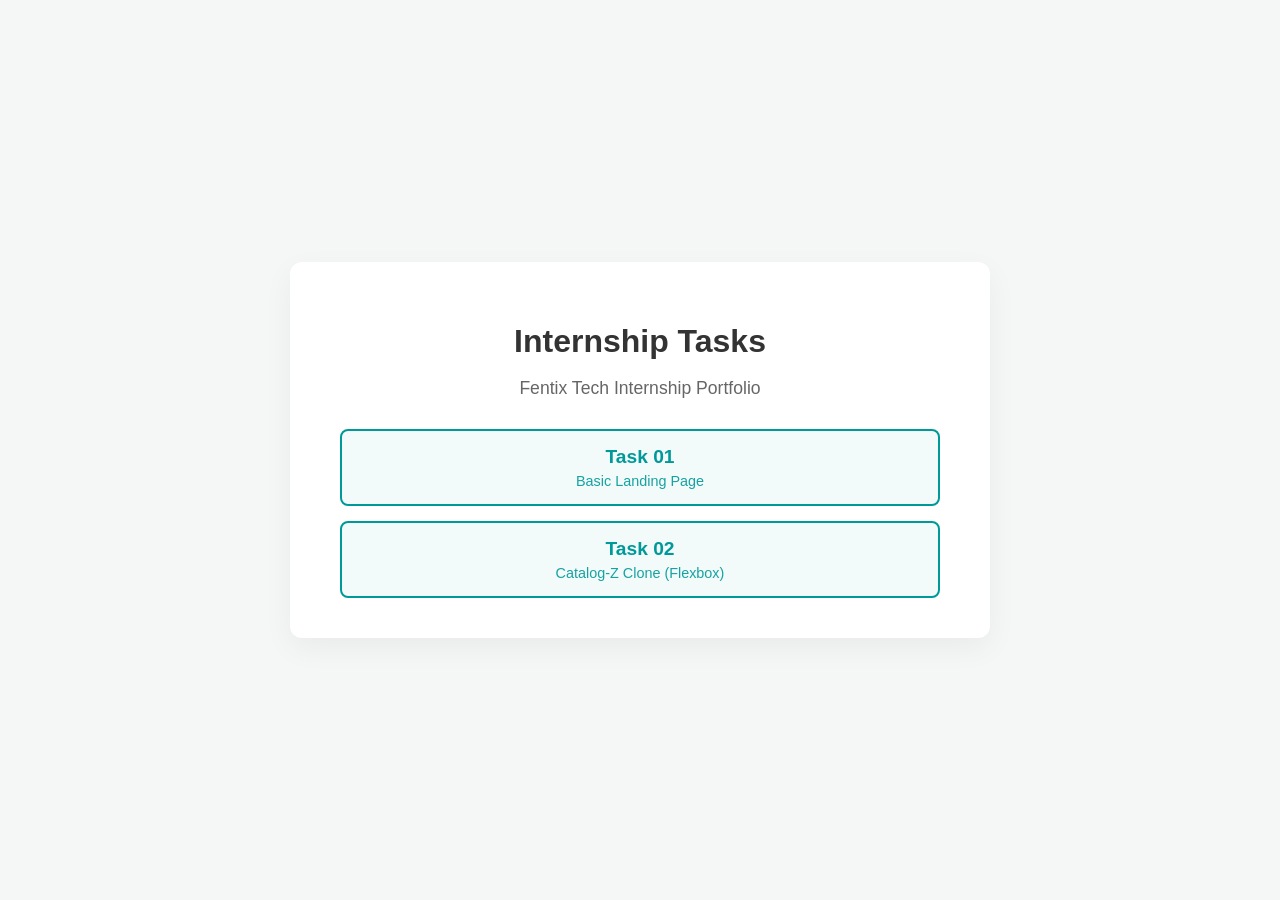
<file: index.html>
<!DOCTYPE html>
<html lang="en">
<head>
    <meta charset="UTF-8">
    <meta name="viewport" content="width=device-width, initial-scale=1.0">
    <title>Fentix Tech Internship Portfolio</title>
    <style>
        :root {
            --primary: #009999;
            --bg-color: #f4f7f6;
            --card-bg: #ffffff;
            --text-main: #333333;
            --text-muted: #666666;
        }

        body {
            font-family: 'Segoe UI', Tahoma, Geneva, Verdana, sans-serif;
            background-color: var(--bg-color);
            margin: 0;
            padding: 0;
            display: flex;
            justify-content: center;
            align-items: center;
            min-height: 100vh;
        }

        .portfolio-container {
            background: var(--card-bg);
            padding: 40px 50px;
            border-radius: 12px;
            box-shadow: 0 10px 30px rgba(0, 0, 0, 0.05);
            max-width: 600px;
            width: 90%;
            text-align: center;
        }

        h1 {
            color: var(--text-main);
            margin-bottom: 10px;
            font-size: 2rem;
        }

        p.subtitle {
            color: var(--text-muted);
            margin-bottom: 30px;
            font-size: 1.1rem;
        }

        .task-list {
            list-style: none;
            padding: 0;
            margin: 0;
            display: grid;
            gap: 15px;
        }

        .task-link {
            display: block;
            text-decoration: none;
            color: var(--primary);
            background-color: rgba(0, 153, 153, 0.05);
            border: 2px solid var(--primary);
            padding: 15px 20px;
            border-radius: 8px;
            font-size: 1.2rem;
            font-weight: 600;
            transition: all 0.3s ease;
        }

        .task-link:hover {
            background-color: var(--primary);
            color: #ffffff;
            transform: translateY(-2px);
            box-shadow: 0 4px 12px rgba(0, 153, 153, 0.2);
        }

        .task-link span {
            display: block;
            font-size: 0.9rem;
            font-weight: normal;
            margin-top: 5px;
            opacity: 0.9;
        }
    </style>
</head>
<body>
    <div class="portfolio-container">
        <h1>Internship Tasks</h1>
        <p class="subtitle">Fentix Tech Internship Portfolio</p>
        
        <ul class="task-list">
            <li>
                <a href="Task-01/" class="task-link">
                    Task 01
                    <span>Basic Landing Page</span>
                </a>
            </li>
            <li>
                <a href="Task-02/" class="task-link">
                    Task 02
                    <span>Catalog-Z Clone (Flexbox)</span>
                </a>
            </li>
            <!-- Future tasks will be added here -->
        </ul>
    </div>
</body>
</html>
</file>
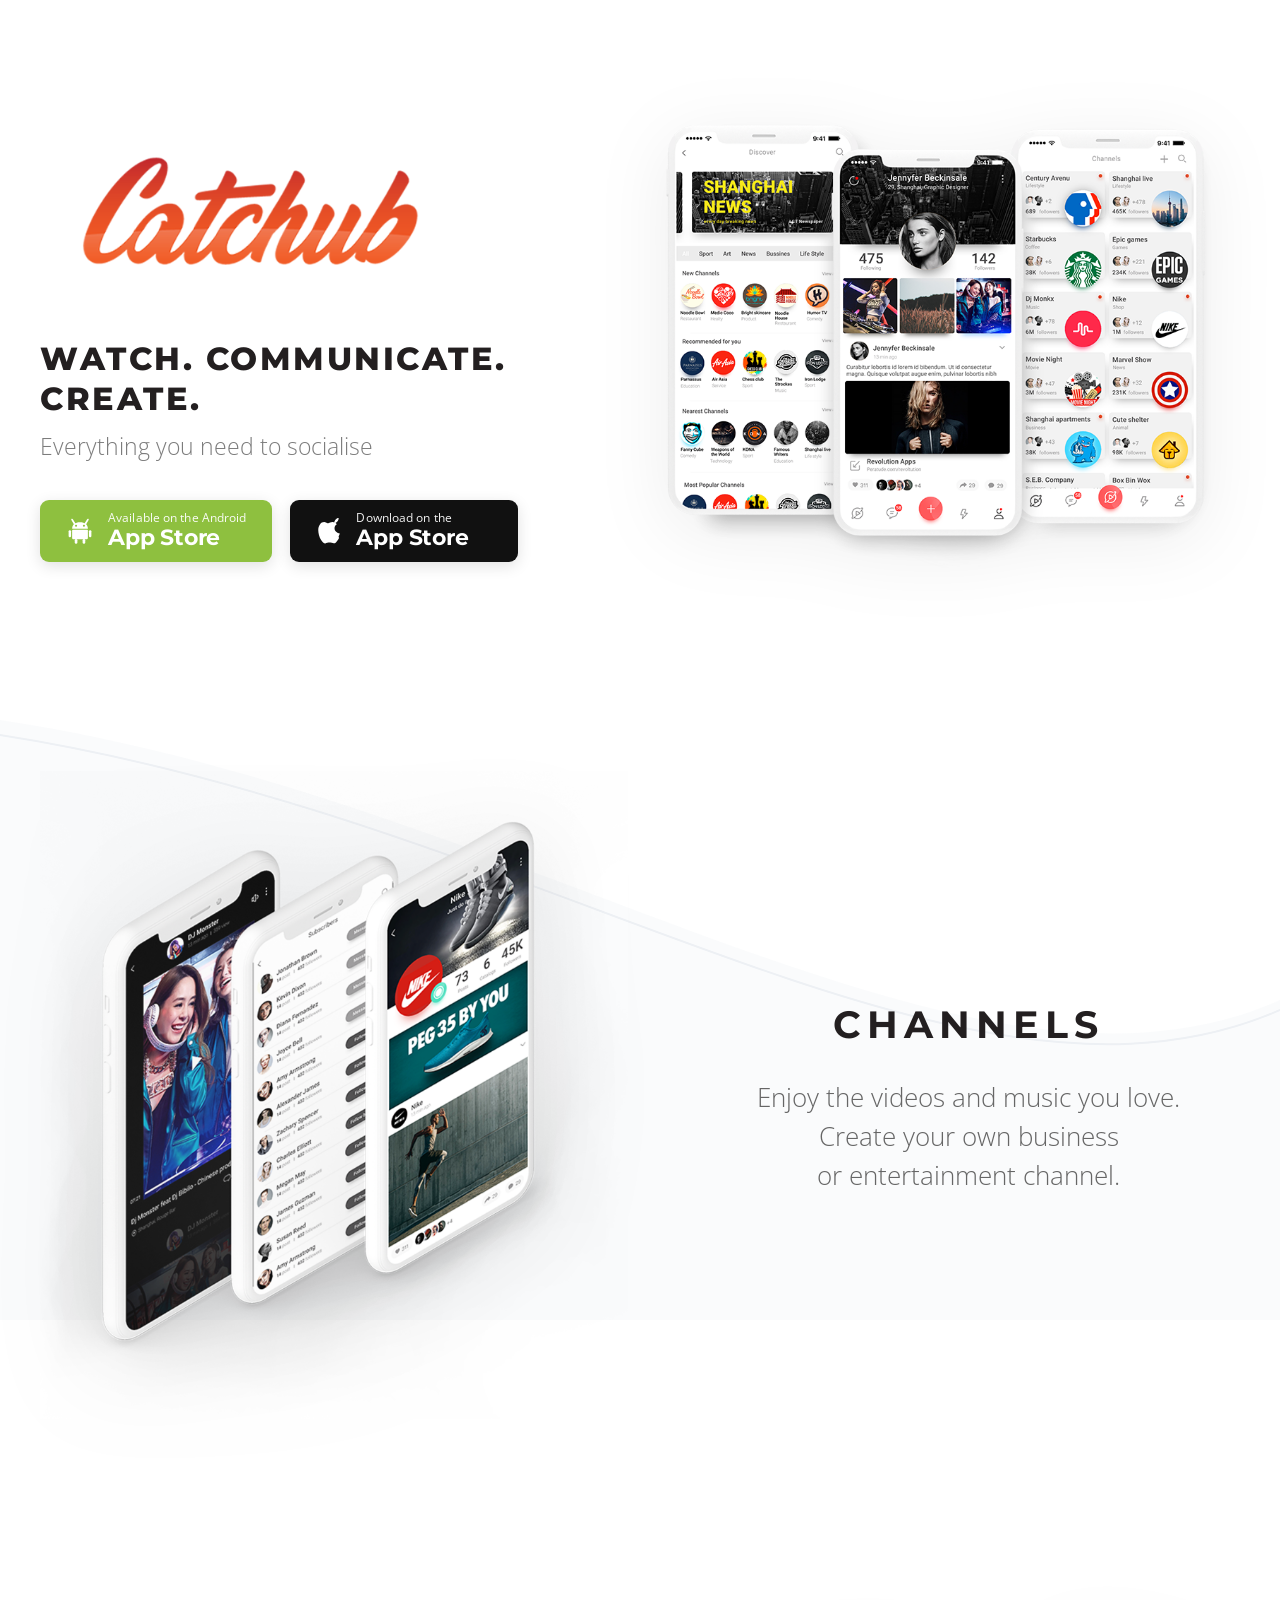
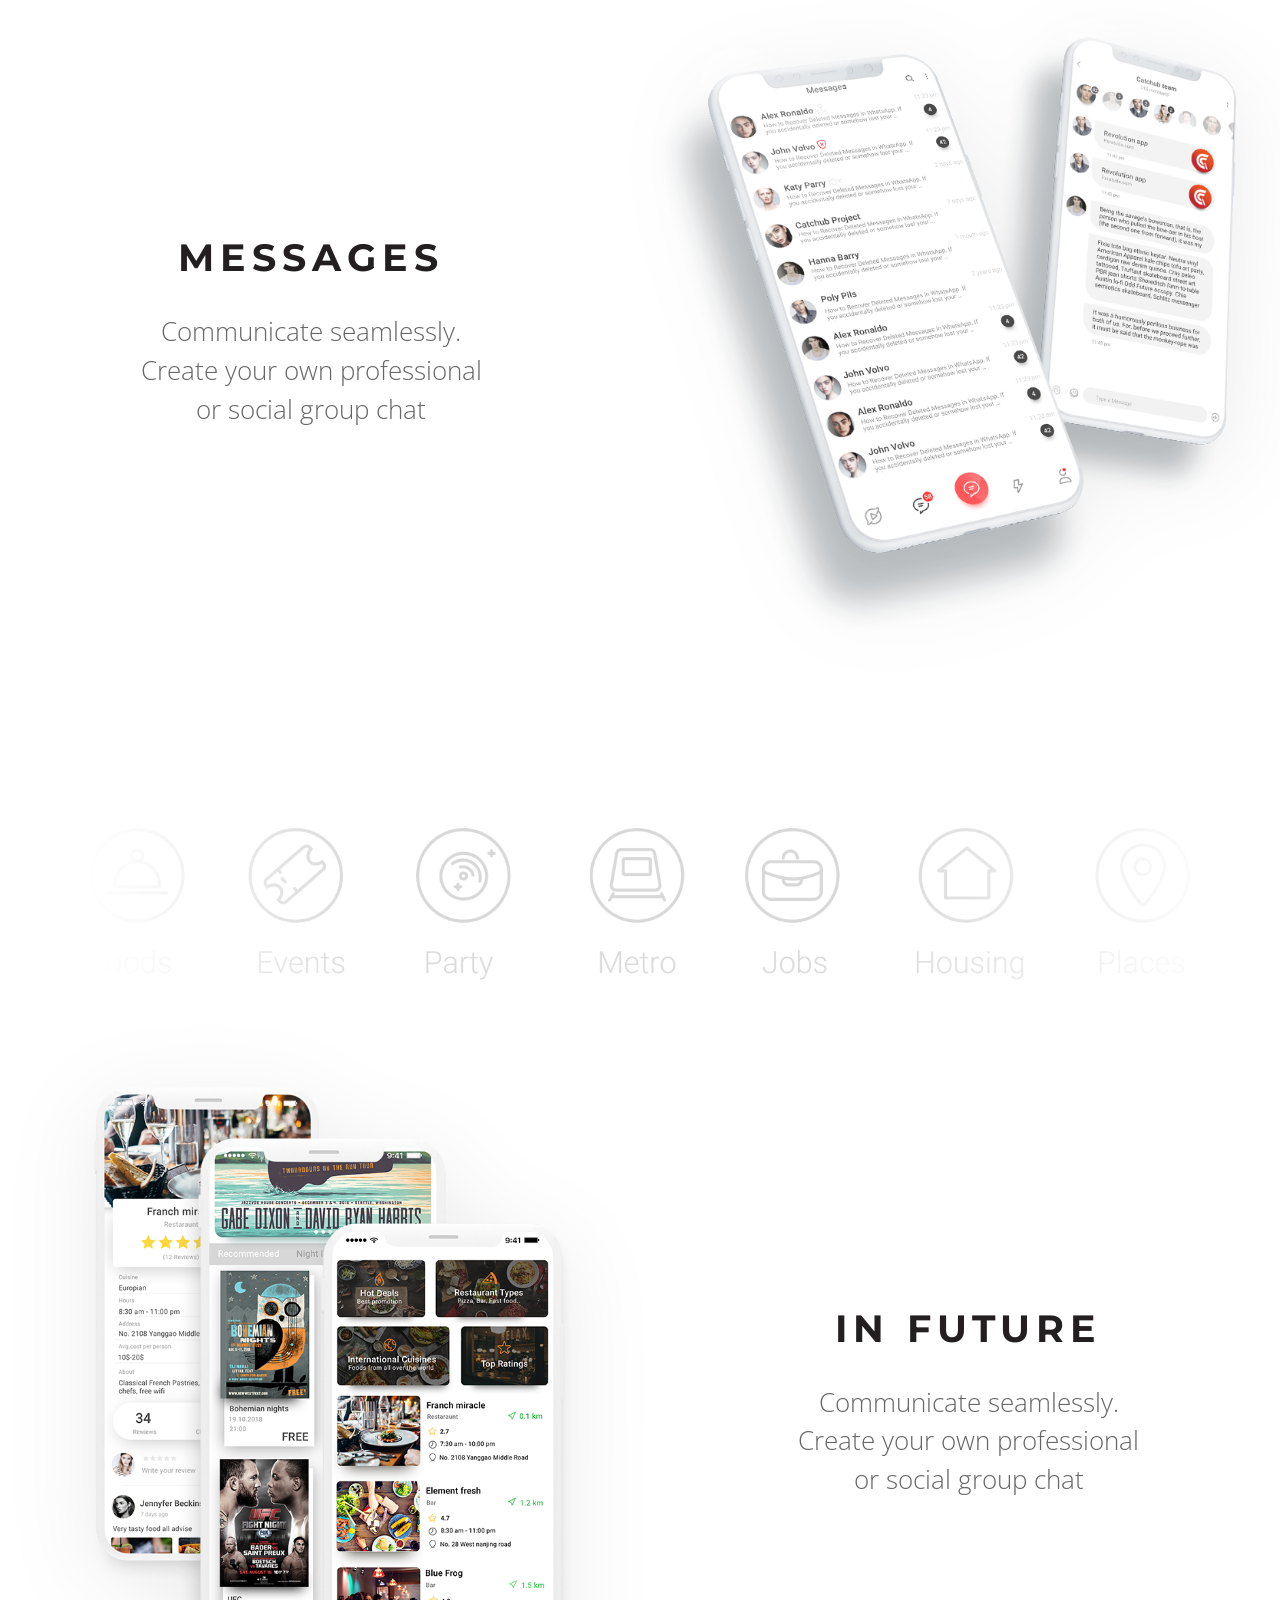
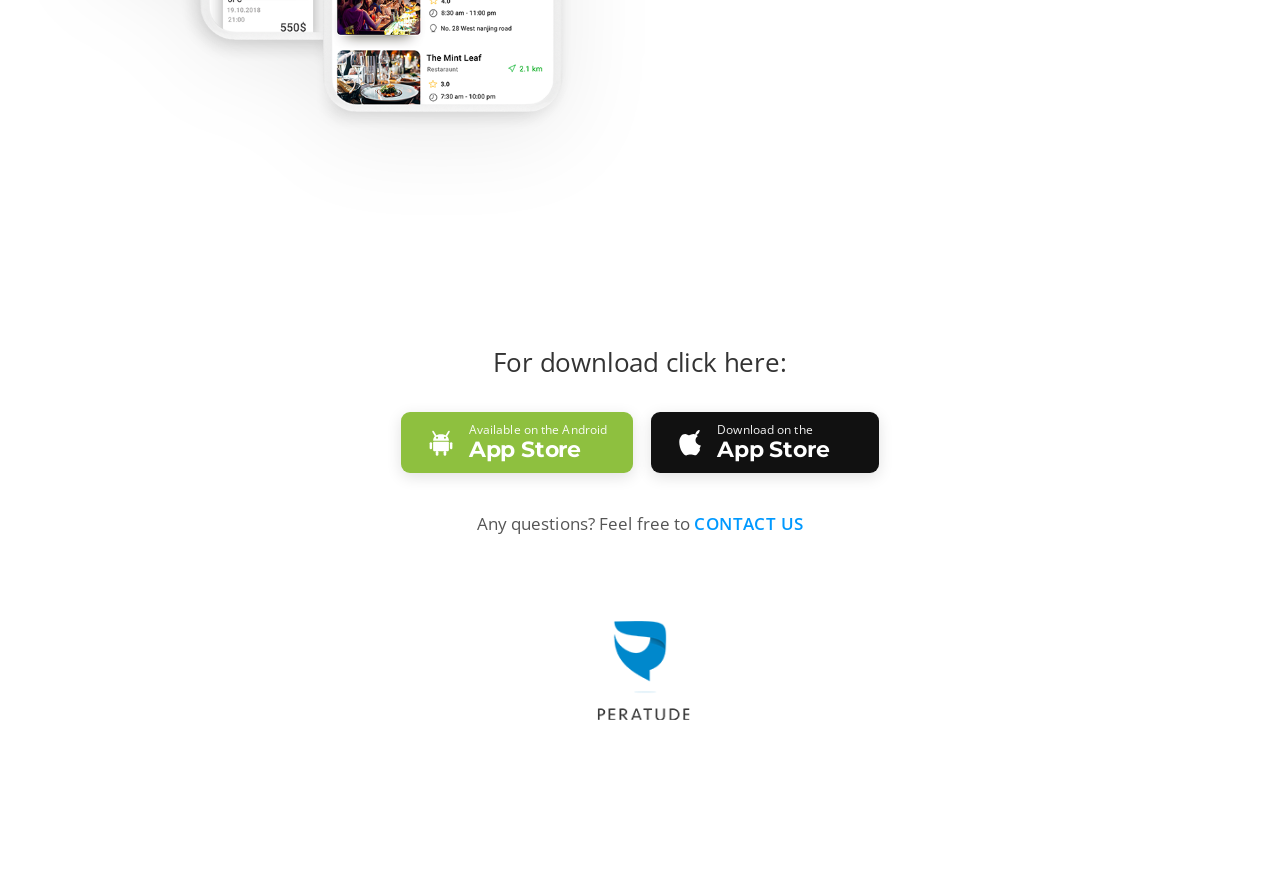
<file: Task 1/index.html>
﻿<!DOCTYPE html>
<html lang="en">
<head>
  <meta charset="UTF-8">
  <meta name="viewport" content="width=device-width, initial-scale=1.0">
  <meta name="description" content="Catchhub - Watch. Communicate. Create. Everything you need to socialise.">
  <title>Catchhub - Watch. Communicate. Create.</title>
  
  <!-- Favicon -->
  <link rel="icon" type="image/jpeg" href="assets/favicon.jpg">

  <!-- Google Fonts: Montserrat & Open Sans -->
  <link rel="preconnect" href="https://fonts.googleapis.com">
  <link rel="preconnect" href="https://fonts.gstatic.com" crossorigin>
  <link href="https://fonts.googleapis.com/css2?family=Montserrat:wght@300;400;500;600;700;800;900&family=Open+Sans:wght@300;400;600&display=swap" rel="stylesheet">

  <!-- Main Stylesheet -->
  <link rel="stylesheet" href="style.css">
</head>
<body>

  <!-- Background Decorative Curved Wave -->
  <div class="bg-wave-container" aria-hidden="true">
    <svg class="bg-wave-svg" viewBox="0 0 1920 600" fill="none" xmlns="http://www.w3.org/2000/svg" preserveAspectRatio="none">
      <path d="M0,0 C800,80 1450,420 1920,280 L1920,600 L0,600 Z" fill="rgba(248, 249, 251, 0.65)"/>
      <path d="M0,15 C820,100 1440,430 1920,290" stroke="#edf0f4" stroke-width="2"/>
    </svg>
  </div>

  <main class="page-wrapper">

    <!-- 1. HERO SECTION -->
    <section class="section hero-section" id="hero">
      <div class="container hero-container">
        
        <div class="hero-left">
          <header class="hero-brand">
            <img src="assets/logo.png" alt="Catchhub Logo" class="brand-logo" width="410" height="186">
          </header>
          
          <div class="hero-copy">
            <h1 class="hero-heading"><span>WATCH.</span> <span>COMMUNICATE.</span> <span>CREATE.</span></h1>
            <p class="hero-subheading">Everything you need to socialise</p>
          </div>

          <!-- Store Download Buttons -->
          <div class="store-buttons">
            <a href="#download" class="store-btn btn-android" aria-label="Available on the Android App Store">
              <span class="btn-icon">
                <svg viewBox="0 0 32 32" width="28" height="28" fill="#ffffff">
                  <line x1="10" y1="8" x2="7" y2="3" stroke="#ffffff" stroke-width="2" stroke-linecap="round"/>
                  <line x1="22" y1="8" x2="25" y2="3" stroke="#ffffff" stroke-width="2" stroke-linecap="round"/>
                  <path d="M7 13.5 C7 8.5 10.5 6 16 6 C21.5 6 25 8.5 25 13.5 Z"/>
                  <circle cx="11.5" cy="10" r="1.2" fill="#8ec03f" class="android-eye-green"/>
                  <circle cx="20.5" cy="10" r="1.2" fill="#8ec03f" class="android-eye-green"/>
                  <path d="M7 15.5 C7 14.8 7.5 14.5 8 14.5 L24 14.5 C24.5 14.5 25 14.8 25 15.5 L25 24 C25 24.8 24.2 25.5 23.5 25.5 L8.5 25.5 C7.8 25.5 7 24.8 7 24 Z"/>
                  <rect x="3" y="15" width="2.8" height="8" rx="1.4" fill="#ffffff"/>
                  <rect x="26.2" y="15" width="2.8" height="8" rx="1.4" fill="#ffffff"/>
                  <rect x="10" y="25" width="3" height="5.5" rx="1.5" fill="#ffffff"/>
                  <rect x="19" y="25" width="3" height="5.5" rx="1.5" fill="#ffffff"/>
                </svg>
              </span>
              <span class="btn-text-group">
                <span class="btn-caption">Available on the Android</span>
                <span class="btn-title">App Store</span>
              </span>
            </a>

            <a href="#download" class="store-btn btn-apple" aria-label="Download on the Apple App Store">
              <span class="btn-icon">
                <svg viewBox="0 0 170 170" width="26" height="26" fill="#ffffff">
                  <path d="M150.37 130.25c-2.45 5.66-5.35 10.87-8.71 15.66-4.58 6.53-8.33 11.05-11.22 13.56-4.48 4.12-9.28 6.23-14.42 6.35-3.69 0-8.14-1.05-13.32-3.18-5.19-2.12-9.97-3.17-14.34-3.17-4.58 0-9.49 1.05-14.75 3.17-5.26 2.13-9.5 3.24-12.74 3.35-4.35.13-9.16-1.9-14.42-6.08-3.7-3.04-7.7-7.85-12.01-14.42-6.54-9.9-11.45-20.9-14.74-32.99-3.29-12.1-4.94-23.47-4.94-34.12 0-14.56 3.65-26.75 10.95-36.56 7.3-9.82 16.59-14.8 27.86-14.96 4.35 0 9.29 1.15 14.83 3.46 5.53 2.3 9.4 3.51 11.6 3.63 1.95 0 6.01-1.34 12.17-4.01 6.16-2.67 11.51-3.83 16.06-3.48 11.75.98 21.05 5.76 27.9 14.34-10.22 6.19-15.22 15.02-15.02 26.49.22 9.02 3.69 16.68 10.42 22.98 6.73 6.3 14.88 9.87 24.44 10.72-2.17 6.74-4.94 13.56-8.31 20.46zM119.22 31.84c0-7.39 2.66-14.4 7.97-21.04 5.32-6.63 12.16-10.8 20.52-12.5.33 1.3.49 2.4.49 3.27 0 7.39-2.83 14.51-8.49 21.36-5.65 6.85-12.61 10.87-20.89 12.07-.11-1.09-.17-2.14-.17-3.16z"/>
                </svg>
              </span>
              <span class="btn-text-group">
                <span class="btn-caption">Download on the</span>
                <span class="btn-title">App Store</span>
              </span>
            </a>
          </div>
        </div>

        <div class="hero-right">
          <figure class="mockup-figure hero-figure">
            <img src="assets/top_screens.png" alt="Catchhub app interface screens preview" class="screens-img top-screens-img" width="876" height="732">
          </figure>
        </div>

      </div>
    </section>

    <!-- 2. CHANNELS SECTION -->
    <section class="section channels-section" id="channels">
      <div class="container feature-container channels-layout">
        
        <div class="feature-mockup-col channels-mockup-col">
          <figure class="mockup-figure channels-figure">
            <img src="assets/sec_screens.png" alt="Catchhub channels showcase screens" class="screens-img sec-screens-img" width="1661" height="1831">
          </figure>
        </div>

        <div class="feature-text-col">
          <div class="feature-content-card">
            <h2 class="feature-heading">CHANNELS</h2>
            <p class="feature-description">
              Enjoy the videos and music you love.<br>
              Create your own business<br>
              or entertainment channel.
            </p>
          </div>
        </div>

      </div>
    </section>

    <!-- 3. MESSAGES SECTION -->
    <section class="section messages-section" id="messages">
      <div class="container feature-container messages-layout">
        
        <div class="feature-text-col">
          <div class="feature-content-card">
            <h2 class="feature-heading">MESSAGES</h2>
            <p class="feature-description">
              Communicate seamlessly.<br>
              Create your own professional<br>
              or social group chat
            </p>
          </div>
        </div>

        <div class="feature-mockup-col messages-mockup-col">
          <figure class="mockup-figure messages-figure">
            <img src="assets/thhh_screens.png" alt="Catchhub messages chat screen interface" class="screens-img thhh-screens-img" width="766" height="807">
          </figure>
        </div>

      </div>
    </section>

    <!-- 4. IN FUTURE SECTION -->
    <section class="section future-section" id="in-future">
      
      <!-- Category Icons Banner (Foods, Events, Party, Metro, Jobs, Housing, Places) -->
      <div class="category-strip-container">
        <img src="assets/vectors.png" alt="Categories: Foods, Events, Party, Metro, Jobs, Housing, Places" class="vectors-banner-img" width="1552" height="215">
      </div>

      <div class="container feature-container future-layout">
        
        <div class="feature-mockup-col future-mockup-col">
          <figure class="mockup-figure future-figure">
            <img src="assets/for_screens.png" alt="Catchhub future features screens" class="screens-img for-screens-img" width="864" height="1070">
          </figure>
        </div>

        <div class="feature-text-col">
          <div class="feature-content-card">
            <h2 class="feature-heading">IN FUTURE</h2>
            <p class="feature-description">
              Communicate seamlessly.<br>
              Create your own professional<br>
              or social group chat
            </p>
          </div>
        </div>

      </div>
    </section>

    <!-- 5. FOOTER & CALL-TO-ACTION SECTION -->
    <footer class="footer-section" id="download">
      <div class="container footer-container">
        
        <h3 class="footer-cta-title">For download click here:</h3>

        <!-- Centered Download Buttons -->
        <div class="store-buttons store-buttons-center">
          <a href="#download" class="store-btn btn-android" aria-label="Available on the Android App Store">
            <span class="btn-icon">
              <svg viewBox="0 0 32 32" width="28" height="28" fill="#ffffff">
                <line x1="10" y1="8" x2="7" y2="3" stroke="#ffffff" stroke-width="2" stroke-linecap="round"/>
                <line x1="22" y1="8" x2="25" y2="3" stroke="#ffffff" stroke-width="2" stroke-linecap="round"/>
                <path d="M7 13.5 C7 8.5 10.5 6 16 6 C21.5 6 25 8.5 25 13.5 Z"/>
                <circle cx="11.5" cy="10" r="1.2" fill="#8ec03f" class="android-eye-green"/>
                <circle cx="20.5" cy="10" r="1.2" fill="#8ec03f" class="android-eye-green"/>
                <path d="M7 15.5 C7 14.8 7.5 14.5 8 14.5 L24 14.5 C24.5 14.5 25 14.8 25 15.5 L25 24 C25 24.8 24.2 25.5 23.5 25.5 L8.5 25.5 C7.8 25.5 7 24.8 7 24 Z"/>
                <rect x="3" y="15" width="2.8" height="8" rx="1.4" fill="#ffffff"/>
                <rect x="26.2" y="15" width="2.8" height="8" rx="1.4" fill="#ffffff"/>
                <rect x="10" y="25" width="3" height="5.5" rx="1.5" fill="#ffffff"/>
                <rect x="19" y="25" width="3" height="5.5" rx="1.5" fill="#ffffff"/>
              </svg>
            </span>
            <span class="btn-text-group">
              <span class="btn-caption">Available on the Android</span>
              <span class="btn-title">App Store</span>
            </span>
          </a>

          <a href="#download" class="store-btn btn-apple" aria-label="Download on the Apple App Store">
            <span class="btn-icon">
              <svg viewBox="0 0 170 170" width="26" height="26" fill="#ffffff">
                <path d="M150.37 130.25c-2.45 5.66-5.35 10.87-8.71 15.66-4.58 6.53-8.33 11.05-11.22 13.56-4.48 4.12-9.28 6.23-14.42 6.35-3.69 0-8.14-1.05-13.32-3.18-5.19-2.12-9.97-3.17-14.34-3.17-4.58 0-9.49 1.05-14.75 3.17-5.26 2.13-9.5 3.24-12.74 3.35-4.35.13-9.16-1.9-14.42-6.08-3.7-3.04-7.7-7.85-12.01-14.42-6.54-9.9-11.45-20.9-14.74-32.99-3.29-12.1-4.94-23.47-4.94-34.12 0-14.56 3.65-26.75 10.95-36.56 7.3-9.82 16.59-14.8 27.86-14.96 4.35 0 9.29 1.15 14.83 3.46 5.53 2.3 9.4 3.51 11.6 3.63 1.95 0 6.01-1.34 12.17-4.01 6.16-2.67 11.51-3.83 16.06-3.48 11.75.98 21.05 5.76 27.9 14.34-10.22 6.19-15.22 15.02-15.02 26.49.22 9.02 3.69 16.68 10.42 22.98 6.73 6.3 14.88 9.87 24.44 10.72-2.17 6.74-4.94 13.56-8.31 20.46zM119.22 31.84c0-7.39 2.66-14.4 7.97-21.04 5.32-6.63 12.16-10.8 20.52-12.5.33 1.3.49 2.4.49 3.27 0 7.39-2.83 14.51-8.49 21.36-5.65 6.85-12.61 10.87-20.89 12.07-.11-1.09-.17-2.14-.17-3.16z"/>
              </svg>
            </span>
            <span class="btn-text-group">
              <span class="btn-caption">Download on the</span>
              <span class="btn-title">App Store</span>
            </span>
          </a>
        </div>

        <!-- Contact Support Link -->
        <p class="footer-contact">
          Any questions? Feel free to <a href="mailto:info@catchhub.com" class="contact-link">CONTACT US</a>
        </p>

        <!-- Peratude Brand Emblem -->
        <div class="footer-branding">
          <img src="assets/peratude.png" alt="Peratude Logo" class="peratude-logo" width="169" height="174">
        </div>

      </div>
    </footer>

  </main>

</body>
</html>
</file>
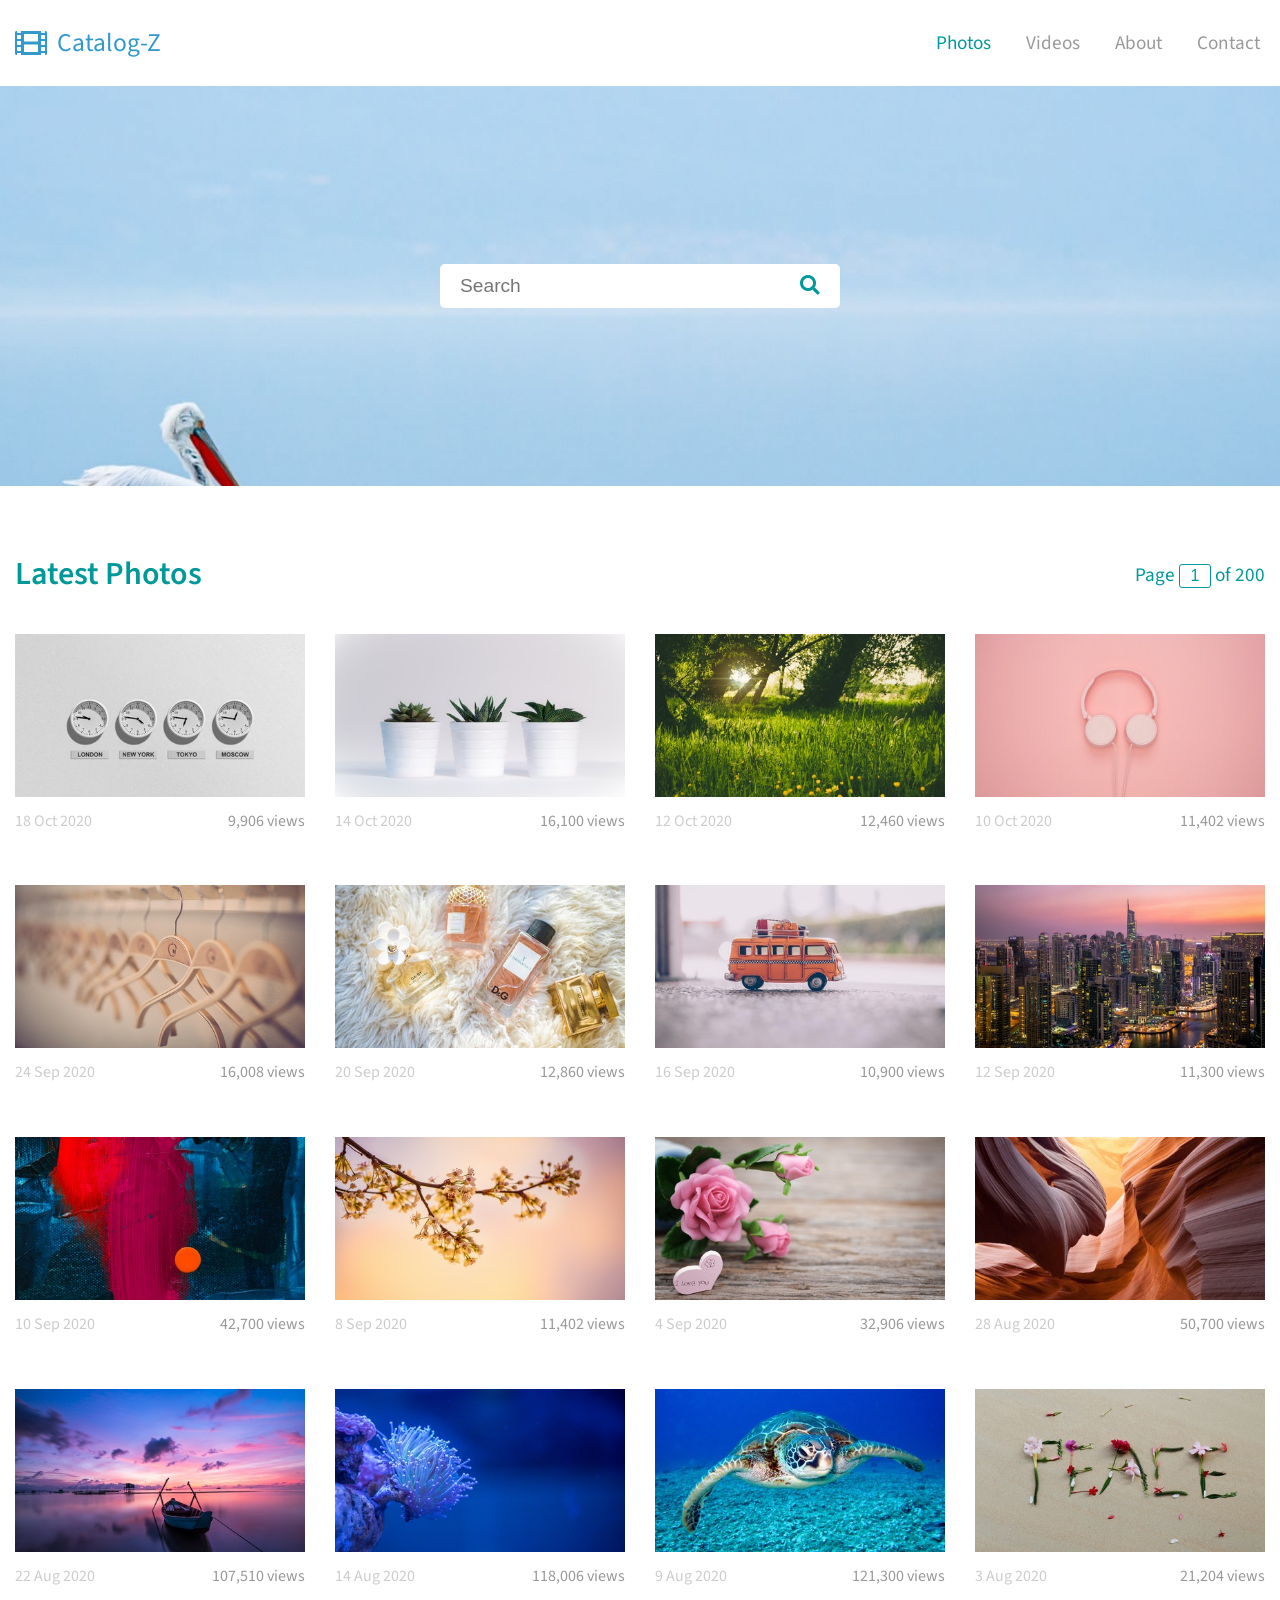
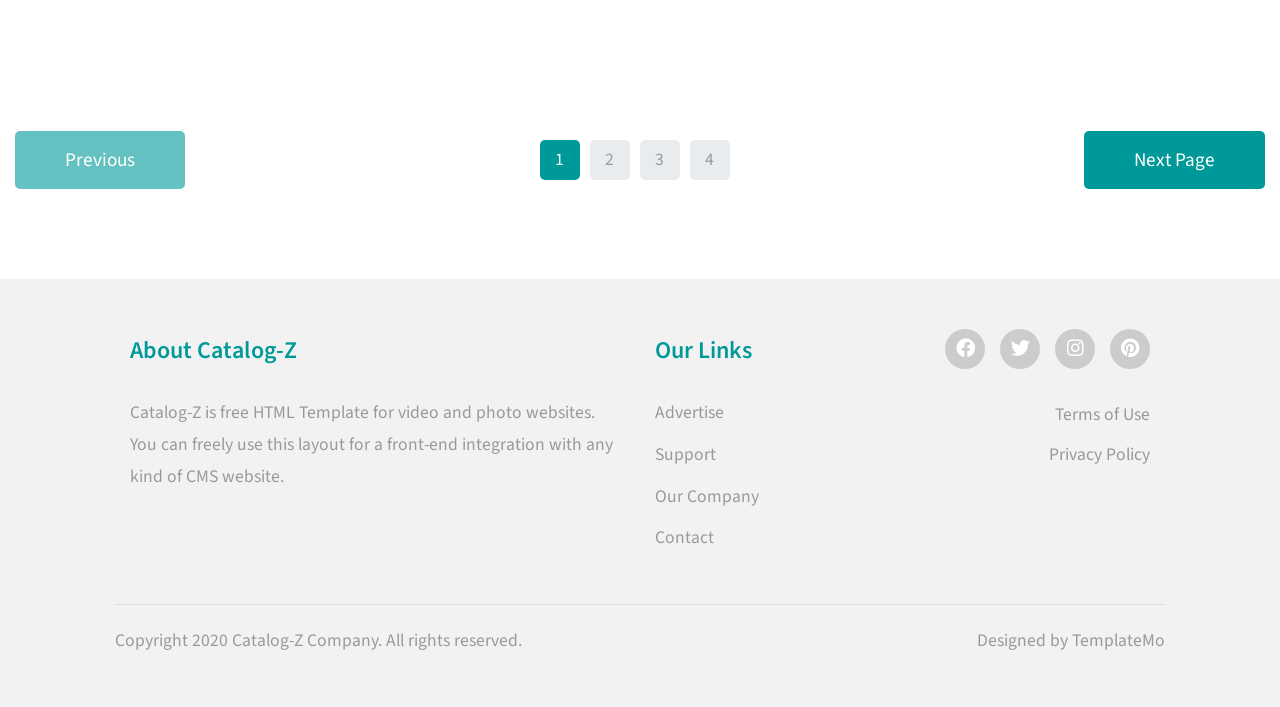
<file: Task-02/index.html>
<!DOCTYPE html>
<html lang="en">
<head>
    <meta charset="UTF-8">
    <meta name="viewport" content="width=device-width, initial-scale=1.0">
    <title>Catalog-Z Clone</title>
    <link rel="stylesheet" href="https://cdnjs.cloudflare.com/ajax/libs/font-awesome/5.15.3/css/all.min.css">
    <link href="https://fonts.googleapis.com/css2?family=Source+Sans+Pro:wght@300;400;600&display=swap" rel="stylesheet">
    <link rel="stylesheet" href="style.css">
</head>
<body>
    <nav class="navbar">
        <div class="container-fluid flex-between">
            <a class="navbar-brand" href="#">
                <i class="fas fa-film mr-2"></i>
                Catalog-Z
            </a>
            <ul class="navbar-nav">
                <li><a class="nav-link active" href="#">Photos</a></li>
                <li><a class="nav-link" href="#">Videos</a></li>
                <li><a class="nav-link" href="#">About</a></li>
                <li><a class="nav-link" href="#">Contact</a></li>
            </ul>
        </div>
    </nav>

    <div class="tm-hero flex-center">
        <form class="tm-search-form flex">
            <input class="tm-search-input" type="search" placeholder="Search" aria-label="Search">
            <button class="tm-search-btn" type="submit">
                <i class="fas fa-search"></i>
            </button>
        </form>
    </div>

    <div class="container-fluid content-section">
        <div class="flex-between header-row">
            <h2 class="tm-text-primary">Latest Photos</h2>
            <div class="page-count tm-text-primary">
                Page <input type="text" value="1" size="1" class="tm-input-paging"> of 200
            </div>
        </div>

        <div class="gallery">
            <div class="gallery-item">
                <figure class="effect-ming">
                    <img src="img/img-03.jpg" alt="Image" class="img-fluid">
                    <figcaption class="flex-center">
                        <h2>Clocks</h2>
                        <a href="#">View more</a>
                    </figcaption>                    
                </figure>
                <div class="flex-between tm-text-gray info-row">
                    <span class="tm-text-gray-light">18 Oct 2020</span>
                    <span>9,906 views</span>
                </div>
            </div>
            <div class="gallery-item">
                <figure class="effect-ming">
                    <img src="img/img-04.jpg" alt="Image" class="img-fluid">
                    <figcaption class="flex-center">
                        <h2>Plants</h2>
                        <a href="#">View more</a>
                    </figcaption>                    
                </figure>
                <div class="flex-between tm-text-gray info-row">
                    <span class="tm-text-gray-light">14 Oct 2020</span>
                    <span>16,100 views</span>
                </div>
            </div>
            <div class="gallery-item">
                <figure class="effect-ming">
                    <img src="img/img-05.jpg" alt="Image" class="img-fluid">
                    <figcaption class="flex-center">
                        <h2>Morning</h2>
                        <a href="#">View more</a>
                    </figcaption>                    
                </figure>
                <div class="flex-between tm-text-gray info-row">
                    <span class="tm-text-gray-light">12 Oct 2020</span>
                    <span>12,460 views</span>
                </div>
            </div>
            <div class="gallery-item">
                <figure class="effect-ming">
                    <img src="img/img-06.jpg" alt="Image" class="img-fluid">
                    <figcaption class="flex-center">
                        <h2>Pinky</h2>
                        <a href="#">View more</a>
                    </figcaption>                    
                </figure>
                <div class="flex-between tm-text-gray info-row">
                    <span class="tm-text-gray-light">10 Oct 2020</span>
                    <span>11,402 views</span>
                </div>
            </div>
            <div class="gallery-item">
                <figure class="effect-ming">
                    <img src="img/img-01.jpg" alt="Image" class="img-fluid">
                    <figcaption class="flex-center">
                        <h2>Hangers</h2>
                        <a href="#">View more</a>
                    </figcaption>                    
                </figure>
                <div class="flex-between tm-text-gray info-row">
                    <span class="tm-text-gray-light">24 Sep 2020</span>
                    <span>16,008 views</span>
                </div>
            </div>
            <div class="gallery-item">
                <figure class="effect-ming">
                    <img src="img/img-02.jpg" alt="Image" class="img-fluid">
                    <figcaption class="flex-center">
                        <h2>Perfumes</h2>
                        <a href="#">View more</a>
                    </figcaption>                    
                </figure>
                <div class="flex-between tm-text-gray info-row">
                    <span class="tm-text-gray-light">20 Sep 2020</span>
                    <span>12,860 views</span>
                </div>
            </div>
            <div class="gallery-item">
                <figure class="effect-ming">
                    <img src="img/img-07.jpg" alt="Image" class="img-fluid">
                    <figcaption class="flex-center">
                        <h2>Bus</h2>
                        <a href="#">View more</a>
                    </figcaption>                    
                </figure>
                <div class="flex-between tm-text-gray info-row">
                    <span class="tm-text-gray-light">16 Sep 2020</span>
                    <span>10,900 views</span>
                </div>
            </div>
            <div class="gallery-item">
                <figure class="effect-ming">
                    <img src="img/img-08.jpg" alt="Image" class="img-fluid">
                    <figcaption class="flex-center">
                        <h2>New York</h2>
                        <a href="#">View more</a>
                    </figcaption>                    
                </figure>
                <div class="flex-between tm-text-gray info-row">
                    <span class="tm-text-gray-light">12 Sep 2020</span>
                    <span>11,300 views</span>
                </div>
            </div>
            <div class="gallery-item">
                <figure class="effect-ming">
                    <img src="img/img-09.jpg" alt="Image" class="img-fluid">
                    <figcaption class="flex-center">
                        <h2>Abstract</h2>
                        <a href="#">View more</a>
                    </figcaption>                    
                </figure>
                <div class="flex-between tm-text-gray info-row">
                    <span class="tm-text-gray-light">10 Sep 2020</span>
                    <span>42,700 views</span>
                </div>
            </div>
            <div class="gallery-item">
                <figure class="effect-ming">
                    <img src="img/img-10.jpg" alt="Image" class="img-fluid">
                    <figcaption class="flex-center">
                        <h2>Flowers</h2>
                        <a href="#">View more</a>
                    </figcaption>                    
                </figure>
                <div class="flex-between tm-text-gray info-row">
                    <span class="tm-text-gray-light">8 Sep 2020</span>
                    <span>11,402 views</span>
                </div>
            </div>
            <div class="gallery-item">
                <figure class="effect-ming">
                    <img src="img/img-11.jpg" alt="Image" class="img-fluid">
                    <figcaption class="flex-center">
                        <h2>Rosy</h2>
                        <a href="#">View more</a>
                    </figcaption>                    
                </figure>
                <div class="flex-between tm-text-gray info-row">
                    <span class="tm-text-gray-light">4 Sep 2020</span>
                    <span>32,906 views</span>
                </div>
            </div>
            <div class="gallery-item">
                <figure class="effect-ming">
                    <img src="img/img-12.jpg" alt="Image" class="img-fluid">
                    <figcaption class="flex-center">
                        <h2>Rocki</h2>
                        <a href="#">View more</a>
                    </figcaption>                    
                </figure>
                <div class="flex-between tm-text-gray info-row">
                    <span class="tm-text-gray-light">28 Aug 2020</span>
                    <span>50,700 views</span>
                </div>
            </div>
            <div class="gallery-item">
                <figure class="effect-ming">
                    <img src="img/img-13.jpg" alt="Image" class="img-fluid">
                    <figcaption class="flex-center">
                        <h2>Purple</h2>
                        <a href="#">View more</a>
                    </figcaption>                    
                </figure>
                <div class="flex-between tm-text-gray info-row">
                    <span class="tm-text-gray-light">22 Aug 2020</span>
                    <span>107,510 views</span>
                </div>
            </div>
            <div class="gallery-item">
                <figure class="effect-ming">
                    <img src="img/img-14.jpg" alt="Image" class="img-fluid">
                    <figcaption class="flex-center">
                        <h2>Sea</h2>
                        <a href="#">View more</a>
                    </figcaption>                    
                </figure>
                <div class="flex-between tm-text-gray info-row">
                    <span class="tm-text-gray-light">14 Aug 2020</span>
                    <span>118,006 views</span>
                </div>
            </div>
            <div class="gallery-item">
                <figure class="effect-ming">
                    <img src="img/img-15.jpg" alt="Image" class="img-fluid">
                    <figcaption class="flex-center">
                        <h2>Turtle</h2>
                        <a href="#">View more</a>
                    </figcaption>                    
                </figure>
                <div class="flex-between tm-text-gray info-row">
                    <span class="tm-text-gray-light">9 Aug 2020</span>
                    <span>121,300 views</span>
                </div>
            </div>
            <div class="gallery-item">
                <figure class="effect-ming">
                    <img src="img/img-16.jpg" alt="Image" class="img-fluid">
                    <figcaption class="flex-center">
                        <h2>Peace</h2>
                        <a href="#">View more</a>
                    </figcaption>                    
                </figure>
                <div class="flex-between tm-text-gray info-row">
                    <span class="tm-text-gray-light">3 Aug 2020</span>
                    <span>21,204 views</span>
                </div>
            </div>
        </div>

        <div class="pagination flex-between">
            <a href="#" class="btn btn-primary disabled">Previous</a>
            <div class="page-links flex">
                <a href="#" class="active">1</a>
                <a href="#">2</a>
                <a href="#">3</a>
                <a href="#">4</a>
            </div>
            <a href="#" class="btn btn-primary">Next Page</a>
        </div>
    </div>

    <footer class="tm-bg-gray tm-footer">
        <div class="container-fluid tm-container-small">
            <div class="footer-row">
                <div class="footer-col about-col">
                    <h3 class="tm-text-primary tm-footer-title">About Catalog-Z</h3>
                    <p>Catalog-Z is free HTML Template for video and photo websites. You can freely use this layout for a front-end integration with any kind of CMS website.</p>
                </div>
                <div class="footer-col links-col">
                    <h3 class="tm-text-primary tm-footer-title">Our Links</h3>
                    <ul class="tm-footer-links">
                        <li><a href="#">Advertise</a></li>
                        <li><a href="#">Support</a></li>
                        <li><a href="#">Our Company</a></li>
                        <li><a href="#">Contact</a></li>
                    </ul>
                </div>
                <div class="footer-col social-col">
                    <ul class="tm-social-links flex-end">
                        <li><a href="#"><i class="fab fa-facebook"></i></a></li>
                        <li><a href="#"><i class="fab fa-twitter"></i></a></li>
                        <li><a href="#"><i class="fab fa-instagram"></i></a></li>
                        <li><a href="#"><i class="fab fa-pinterest"></i></a></li>
                    </ul>
                    <a href="#" class="tm-text-gray d-block text-right mb-2">Terms of Use</a>
                    <a href="#" class="tm-text-gray d-block text-right">Privacy Policy</a>
                </div>
            </div>
            <div class="footer-row copyright-row">
                <div class="copyright-text">
                    Copyright 2020 Catalog-Z Company. All rights reserved.
                </div>
                <div class="designed-by text-right">
                    Designed by <a href="https://templatemo.com" class="tm-text-gray">TemplateMo</a>
                </div>
            </div>
        </div>
    </footer>
</body>
</html>
</file>
<file: Task 1/style.css>
﻿/* ==========================================================================
   Catchhub Landing Page Stylesheet
   Pixel-Perfect Implementation matching design.jpg
   ========================================================================== */

/* --------------------------------------------------------------------------
   CSS Reset & Variables
   -------------------------------------------------------------------------- */
:root {
  --font-heading: 'Montserrat', -apple-system, BlinkMacSystemFont, 'Segoe UI', Roboto, sans-serif;
  --font-body: 'Open Sans', -apple-system, BlinkMacSystemFont, 'Segoe UI', Roboto, sans-serif;

  --color-heading: #231f20;
  --color-subheading: #7c7c7c;
  --color-body-text: #666666;
  --color-android: #8ec03f;
  --color-android-hover: #7eb332;
  --color-apple: #111111;
  --color-apple-hover: #262626;
  --color-link: #0099ff;
  --color-link-hover: #007acc;

  --container-width: 1420px;
}

*, *::before, *::after {
  box-sizing: border-box;
  margin: 0;
  padding: 0;
}

html {
  scroll-behavior: smooth;
  font-size: 16px;
  -webkit-text-size-adjust: 100%;
}

body {
  font-family: var(--font-body);
  background-color: #ffffff;
  color: var(--color-body-text);
  line-height: 1.6;
  width: 100%;
  overflow-x: hidden;
  position: relative;
  -webkit-font-smoothing: antialiased;
  -moz-osx-font-smoothing: grayscale;
}

/* --------------------------------------------------------------------------
   Layout Containers
   -------------------------------------------------------------------------- */
.page-wrapper {
  position: relative;
  width: 100%;
  overflow-x: hidden;
}

.container {
  width: 100%;
  max-width: var(--container-width);
  margin: 0 auto;
  padding: 0 40px;
}

/* Background Curve Graphics */
.bg-wave-container {
  position: absolute;
  top: 720px;
  left: 0;
  width: 100%;
  height: 600px;
  pointer-events: none;
  z-index: -1;
}

.bg-wave-svg {
  width: 100%;
  height: 100%;
  display: block;
}

/* --------------------------------------------------------------------------
   1. Hero Section
   -------------------------------------------------------------------------- */
.hero-section {
  padding: 85px 0 70px;
  position: relative;
}

.hero-container {
  display: flex;
  align-items: center;
  justify-content: space-between;
  gap: 50px;
}

.hero-left {
  flex: 1 1 560px;
  max-width: 630px;
  display: flex;
  flex-direction: column;
  align-items: flex-start;
}

.hero-brand {
  margin-bottom: 28px;
}

.brand-logo {
  max-width: 410px;
  width: 100%;
  height: auto;
  display: block;
}

.hero-copy {
  margin-bottom: 38px;
}

.hero-heading {
  text-align: left;
}

.hero-heading span {
  display: inline-block;
}

.hero-heading {
  font-family: var(--font-heading);
  font-size: clamp(20px, 2.5vw, 41px);
  font-weight: 800;
  letter-spacing: 2.5px;
  color: var(--color-heading);
  line-height: 1.25;
  margin-bottom: 12px;
  text-transform: uppercase;
}

.hero-subheading {
  font-family: var(--font-body);
  font-size: clamp(17px, 1.8vw, 27px);
  font-weight: 300;
  color: var(--color-subheading);
  line-height: 1.35;
}

.hero-right {
  flex: 1 1 650px;
  display: flex;
  justify-content: flex-end;
  align-items: center;
}

.top-screens-img {
  max-width: 740px;
  width: 100%;
  height: auto;
  display: block;
  filter: drop-shadow(0 15px 35px rgba(0, 0, 0, 0.07));
  transition: transform 0.4s ease;
}

.top-screens-img:hover {
  transform: translateY(-5px);
}

/* --------------------------------------------------------------------------
   Store Action Buttons
   -------------------------------------------------------------------------- */
.store-buttons {
  display: inline-flex;
  flex-wrap: wrap;
  gap: 18px;
  align-items: center;
}

.store-btn {
  display: inline-flex;
  align-items: center;
  padding: 11px 26px;
  border-radius: 9px;
  text-decoration: none;
  color: #ffffff;
  min-width: 228px;
  box-shadow: 0 4px 15px rgba(0, 0, 0, 0.12);
  transition: all 0.28s cubic-bezier(0.165, 0.84, 0.44, 1);
  user-select: none;
}

.store-btn:hover {
  transform: translateY(-3px);
  box-shadow: 0 8px 22px rgba(0, 0, 0, 0.18);
}

.store-btn:active {
  transform: translateY(-1px);
}

.btn-android {
  background-color: var(--color-android);
}

.btn-android:hover {
  background-color: var(--color-android-hover);
}

.btn-apple {
  background-color: var(--color-apple);
}

.btn-apple:hover {
  background-color: var(--color-apple-hover);
}

.btn-icon {
  margin-right: 14px;
  display: flex;
  align-items: center;
  justify-content: center;
  flex-shrink: 0;
}

.btn-icon svg {
  display: block;
}

.btn-text-group {
  display: flex;
  flex-direction: column;
  align-items: flex-start;
  line-height: 1.18;
}

.btn-caption {
  font-family: var(--font-body);
  font-size: 12px;
  font-weight: 400;
  color: rgba(255, 255, 255, 0.95);
  letter-spacing: 0.1px;
}

.btn-title {
  font-family: var(--font-heading);
  font-size: 21.5px;
  font-weight: 700;
  letter-spacing: -0.2px;
  color: #ffffff;
}

/* --------------------------------------------------------------------------
   2. Feature Sections Common Styles
   -------------------------------------------------------------------------- */
.section {
  position: relative;
}

.feature-container {
  display: flex;
  align-items: center;
  justify-content: space-between;
  gap: 70px;
}

.feature-mockup-col {
  flex: 1 1 52%;
  display: flex;
  align-items: center;
}

.feature-text-col {
  flex: 1 1 48%;
  display: flex;
  justify-content: center;
  align-items: center;
}

.feature-content-card {
  max-width: 600px;
  text-align: center;
  margin: 0 auto;
}

.feature-heading {
  font-family: var(--font-heading);
  font-size: clamp(26px, 3vw, 44px);
  font-weight: 700;
  letter-spacing: 6px;
  color: var(--color-heading);
  margin-bottom: 24px;
  text-transform: uppercase;
}

.feature-description {
  font-family: var(--font-body);
  font-size: clamp(18px, 2vw, 32px);
  font-weight: 300;
  line-height: 1.52;
  color: var(--color-body-text);
}

.mockup-figure {
  margin: 0;
  display: flex;
  align-items: center;
  justify-content: center;
  width: 100%;
}

.screens-img {
  max-width: 100%;
  height: auto;
  display: block;
}

/* --------------------------------------------------------------------------
   Section Specific Layouts
   -------------------------------------------------------------------------- */

/* Channels Section */
.channels-section {
  padding: 100px 0 110px;
}

.channels-figure {
  justify-content: flex-start;
}

.sec-screens-img {
  max-width: 760px;
  width: 100%;
  filter: drop-shadow(0 20px 45px rgba(0, 0, 0, 0.08));
  transition: transform 0.4s ease;
}

.sec-screens-img:hover {
  transform: translateY(-5px);
}

/* Messages Section */
.messages-section {
  padding: 90px 0 110px;
}

.messages-layout {
  justify-content: space-between;
}

.messages-figure {
  justify-content: flex-end;
}

.thhh-screens-img {
  max-width: 610px;
  width: 100%;
  filter: drop-shadow(0 20px 45px rgba(0, 0, 0, 0.08));
  transition: transform 0.4s ease;
}

.thhh-screens-img:hover {
  transform: translateY(-5px);
}

/* In Future Section */
.future-section {
  padding: 80px 0 110px;
  position: relative;
}

.category-strip-container {
  width: 100%;
  max-width: 1200px;
  margin: 0 auto 55px;
  padding: 0 30px;
  display: flex;
  justify-content: center;
  align-items: center;
}

.vectors-banner-img {
  width: 100%;
  max-width: 1100px;
  height: auto;
  display: block;
  opacity: 0.92;
  transition: opacity 0.3s ease;
}

.vectors-banner-img:hover {
  opacity: 1;
}

.future-figure {
  justify-content: flex-start;
}

.for-screens-img {
  max-width: 670px;
  width: 100%;
  filter: drop-shadow(0 20px 45px rgba(0, 0, 0, 0.08));
  transition: transform 0.4s ease;
}

.for-screens-img:hover {
  transform: translateY(-5px);
}

/* --------------------------------------------------------------------------
   5. Footer & Call to Action
   -------------------------------------------------------------------------- */
.footer-section {
  padding: 70px 0 120px;
  text-align: center;
  background-color: #ffffff;
}

.footer-container {
  display: flex;
  flex-direction: column;
  align-items: center;
  justify-content: center;
}

.footer-cta-title {
  font-family: var(--font-body);
  font-size: clamp(20px, 2vw, 30px);
  font-weight: 400;
  color: #333333;
  margin-bottom: 28px;
  letter-spacing: -0.2px;
}

.store-buttons-center {
  justify-content: center;
  margin-bottom: 38px;
}

.footer-contact {
  font-family: var(--font-body);
  font-size: clamp(15px, 1.3vw, 20px);
  color: #555555;
  margin-bottom: 48px;
  letter-spacing: 0.1px;
}

.contact-link {
  color: var(--color-link);
  font-weight: 600;
  text-decoration: none;
  letter-spacing: 0.4px;
  padding-bottom: 1px;
  border-bottom: 2px solid transparent;
  transition: all 0.2s ease;
}

.contact-link:hover {
  color: var(--color-link-hover);
  border-bottom-color: var(--color-link-hover);
}

.footer-branding {
  display: flex;
  align-items: center;
  justify-content: center;
  margin-top: 10px;
}

.peratude-logo {
  width: 150px;
  height: auto;
  display: block;
  transition: opacity 0.25s ease;
}

.peratude-logo:hover {
  opacity: 0.85;
}

/* --------------------------------------------------------------------------
   Responsive Media Queries
   -------------------------------------------------------------------------- */

/* Large Tablets & Laptops (<= 1180px) */
@media screen and (max-width: 1180px) {
  .hero-container {
    gap: 30px;
  }

  .feature-container {
    gap: 40px;
  }

  .top-screens-img,
  .sec-screens-img,
  .thhh-screens-img,
  .for-screens-img {
    max-width: 95%;
  }
}

/* Tablets (<= 920px) */
@media screen and (max-width: 920px) {
  .hero-container {
    flex-direction: column;
    text-align: center;
  }

  .hero-left {
    align-items: center;
    max-width: 100%;
  }

  .brand-logo {
    margin: 0 auto;
  }

  .store-buttons {
    justify-content: center;
  }

  .hero-right {
    justify-content: center;
    width: 100%;
    margin-top: 30px;
  }

  /* Feature Sections Stacking */
  .feature-container {
    flex-direction: column;
    text-align: center;
  }

  .channels-layout {
    flex-direction: column-reverse;
  }

  .messages-layout {
    flex-direction: column;
  }

  .future-layout {
    flex-direction: column-reverse;
  }

  .channels-figure,
  .messages-figure,
  .future-figure {
    justify-content: center;
  }

  .feature-mockup-col,
  .feature-text-col {
    width: 100%;
    justify-content: center;
  }

  .feature-content-card {
    margin: 25px auto;
  }

  .channels-section,
  .messages-section,
  .future-section {
    padding: 60px 0;
  }

  .category-strip-container {
    padding: 0 15px;
    margin-bottom: 30px;
  }

  .vectors-banner-img {
    max-width: 100%;
  }
}

/* Mobile Screens (<= 600px) */
@media screen and (max-width: 600px) {
  .container {
    padding: 0 20px;
  }

  .hero-section {
    padding: 45px 0 35px;
  }

  .brand-logo {
    max-width: 280px;
  }

  .hero-heading {
  text-align: left;
}

.hero-heading span {
  display: inline-block;
}

.hero-heading {
    font-size: 20px;
    letter-spacing: 1.2px;
    line-height: 1.35;
  }

  .hero-subheading {
    font-size: 16px;
  }

  .store-buttons {
    flex-direction: column;
    width: 100%;
    max-width: 310px;
    margin: 0 auto;
  }

  .store-btn {
    width: 100%;
    min-width: 0;
    justify-content: center;
    padding: 10px 18px;
  }

  .feature-heading {
    font-size: 24px;
    letter-spacing: 3.5px;
    margin-bottom: 16px;
  }

  .feature-description {
    font-size: 16px;
    line-height: 1.5;
  }

  .category-strip-container {
    padding: 0 10px;
    margin-bottom: 25px;
  }

  .footer-section {
    padding: 45px 0 60px;
  }

  .footer-cta-title {
    font-size: 20px;
    margin-bottom: 22px;
  }

  .footer-contact {
    font-size: 14px;
  }

  .peratude-logo {
    width: 120px;
  }
}
</file>
<file: Task-02/style.css>
/* Reset & Base */
* {
    margin: 0;
    padding: 0;
    box-sizing: border-box;
}

body {
    font-family: 'Source Sans Pro', sans-serif;
    color: #999;
    font-size: 1.1rem;
    line-height: 1.8;
}

a {
    text-decoration: none;
    transition: all 0.3s ease;
}

a:hover {
    color: #009999;
}

ul {
    list-style: none;
}

/* Utilities */
.flex {
    display: flex;
}

.flex-between {
    display: flex;
    justify-content: space-between;
    align-items: center;
}

.flex-center {
    display: flex;
    justify-content: center;
    align-items: center;
}

.flex-end {
    display: flex;
    justify-content: flex-end;
    align-items: center;
}

.container-fluid {
    max-width: 1770px;
    margin: 0 auto;
    padding: 0 15px;
}

.tm-container-small {
    max-width: 1050px;
    margin: 0 auto;
    padding: 0 15px;
}

.text-right {
    text-align: right;
}

.d-block {
    display: block;
}

.mb-2 {
    margin-bottom: 0.5rem;
}

/* Colors */
.tm-text-primary {
    color: #009999;
}

.tm-text-gray {
    color: #999;
}

.tm-text-gray-light {
    color: #ccc;
}

.tm-bg-gray {
    background-color: #f2f2f2;
}

/* Navbar */
.navbar {
    padding: 20px 0;
}

.navbar-brand {
    color: #3399CC;
    font-size: 1.6rem;
    display: flex;
    align-items: center;
}

.navbar-brand i {
    font-size: 2rem;
    margin-right: 10px;
}

.navbar-brand:hover {
    color: #3399CC;
}

.navbar-nav {
    display: flex;
    gap: 25px;
}

.nav-link {
    color: #999;
    font-size: 1.2rem;
    padding: 5px;
    border-bottom: 1px solid transparent;
}

.nav-link:hover, .nav-link.active {
    color: #009999;
}

/* Hero Section */
.tm-hero {
    min-height: 400px; /* adjusted for default hero height */
    background-image: url('img/hero.jpg');
    background-size: cover;
    background-position: center;
    background-attachment: fixed; /* Parallax effect */
    padding: 50px 20px;
}

.tm-search-form {
    width: 100%;
    max-width: 400px;
}

.tm-search-input {
    width: 100%;
    padding: 10px 20px;
    font-size: 1.2rem;
    border: none;
    border-radius: 5px 0 0 5px;
    outline: none;
}

.tm-search-btn {
    background-color: transparent;
    color: #009999;
    border: 1px solid #fff; /* or match original */
    background-color: #fff;
    border-radius: 0 5px 5px 0;
    padding: 10px 20px;
    cursor: pointer;
    font-size: 1.2rem;
    border-left: none; /* Adjusting input btn border */
}

/* Content Section */
.content-section {
    margin-top: 60px;
}

.header-row {
    margin-bottom: 30px;
}

.header-row h2 {
    font-weight: 600;
    font-size: 2rem;
}

.page-count {
    font-size: 1.2rem;
}

.tm-input-paging {
    border: 1px solid #009999;
    color: #009999;
    padding: 2px 5px;
    text-align: center;
    border-radius: 3px;
    font-size: 1rem;
    outline: none;
    background: transparent;
}

/* Gallery Grid */
.gallery {
    display: flex;
    flex-wrap: wrap;
    margin: 0 -15px 90px;
}

.gallery-item {
    width: 25%;
    padding: 0 15px;
    margin-bottom: 50px;
}

@media (max-width: 1200px) {
    .gallery-item {
        width: 33.333%;
    }
}
@media (max-width: 992px) {
    .gallery-item {
        width: 50%;
    }
}
@media (max-width: 576px) {
    .gallery-item {
        width: 100%;
    }
}

.img-fluid {
    width: 100%;
    height: auto;
    display: block;
}

/* Hover Effect - effect-ming */
figure.effect-ming {
    position: relative;
    overflow: hidden;
    margin: 0;
    background: #030c17;
    cursor: pointer;
}

figure.effect-ming img {
    transition: opacity 0.35s;
}

figure.effect-ming figcaption {
    position: absolute;
    top: 0;
    left: 0;
    width: 100%;
    height: 100%;
    padding: 2em;
    color: #fff;
    text-transform: uppercase;
    font-size: 1.25em;
    backface-visibility: hidden;
    flex-direction: column;
    opacity: 0;
    transition: opacity 0.35s;
    background-color: rgba(0, 153, 153, 0.7); /* Cyan overlay */
}

figure.effect-ming h2 {
    margin: 0;
    font-weight: 300;
    font-size: 1.5rem;
}

figure.effect-ming a {
    color: #fff;
    font-size: 1rem;
    margin-top: 10px;
    text-transform: none;
    display: inline-block;
    border: 1px solid #fff;
    padding: 5px 15px;
    border-radius: 3px;
    transition: all 0.3s;
}

figure.effect-ming a:hover {
    background: #fff;
    color: #009999;
}

figure.effect-ming:hover img {
    opacity: 0.5;
}

figure.effect-ming:hover figcaption {
    opacity: 1;
}

.info-row {
    margin-top: 10px;
    font-size: 1rem;
}

/* Pagination */
.pagination {
    margin-bottom: 90px;
}

.btn-primary {
    background-color: #009999;
    color: #fff;
    padding: 12px 50px;
    border-radius: 5px;
    font-size: 1.2rem;
    display: inline-block;
    border: none;
    cursor: pointer;
}

.btn-primary:hover {
    background-color: #086969;
    color: #fff;
}

.btn-primary.disabled {
    background-color: #009999;
    opacity: 0.6;
    cursor: not-allowed;
}

.page-links {
    gap: 10px;
}

.page-links a {
    display: inline-block;
    width: 40px;
    height: 40px;
    line-height: 40px;
    text-align: center;
    background-color: #e9ecef;
    color: #999;
    border-radius: 5px;
    font-size: 1.1rem;
}

.page-links a:hover, .page-links a.active {
    background-color: #009999;
    color: #fff;
}

/* Footer */
.tm-footer {
    padding: 50px 0;
}

.footer-row {
    display: flex;
    flex-wrap: wrap;
    margin: 0 -15px;
}

.footer-col {
    padding: 0 15px;
    margin-bottom: 40px;
}

.about-col {
    width: 50%;
}

.links-col, .social-col {
    width: 25%;
}

@media (max-width: 992px) {
    .about-col {
        width: 100%;
    }
    .links-col, .social-col {
        width: 50%;
    }
}
@media (max-width: 576px) {
    .links-col, .social-col {
        width: 100%;
    }
}

.tm-footer-title {
    margin-bottom: 25px;
    font-size: 1.5rem;
    font-weight: 600;
}

.tm-footer-links li {
    margin-bottom: 10px;
}

.tm-footer-links a {
    color: #999;
}

.tm-footer-links a:hover {
    color: #009999;
}

.tm-social-links {
    gap: 15px;
    margin-bottom: 30px;
}

.tm-social-links a {
    display: inline-block;
    width: 40px;
    height: 40px;
    line-height: 40px;
    text-align: center;
    background-color: #ccc;
    color: #fff;
    border-radius: 50%;
    font-size: 1.2rem;
}

.tm-social-links a:hover {
    background-color: #009999;
}

.copyright-row {
    align-items: center;
    border-top: 1px solid #ddd;
    padding-top: 20px;
}

.copyright-text {
    width: 66.666%;
}

.designed-by {
    width: 33.333%;
}

@media (max-width: 768px) {
    .copyright-text, .designed-by {
        width: 100%;
        text-align: center;
        margin-bottom: 10px;
    }
}
</file>
